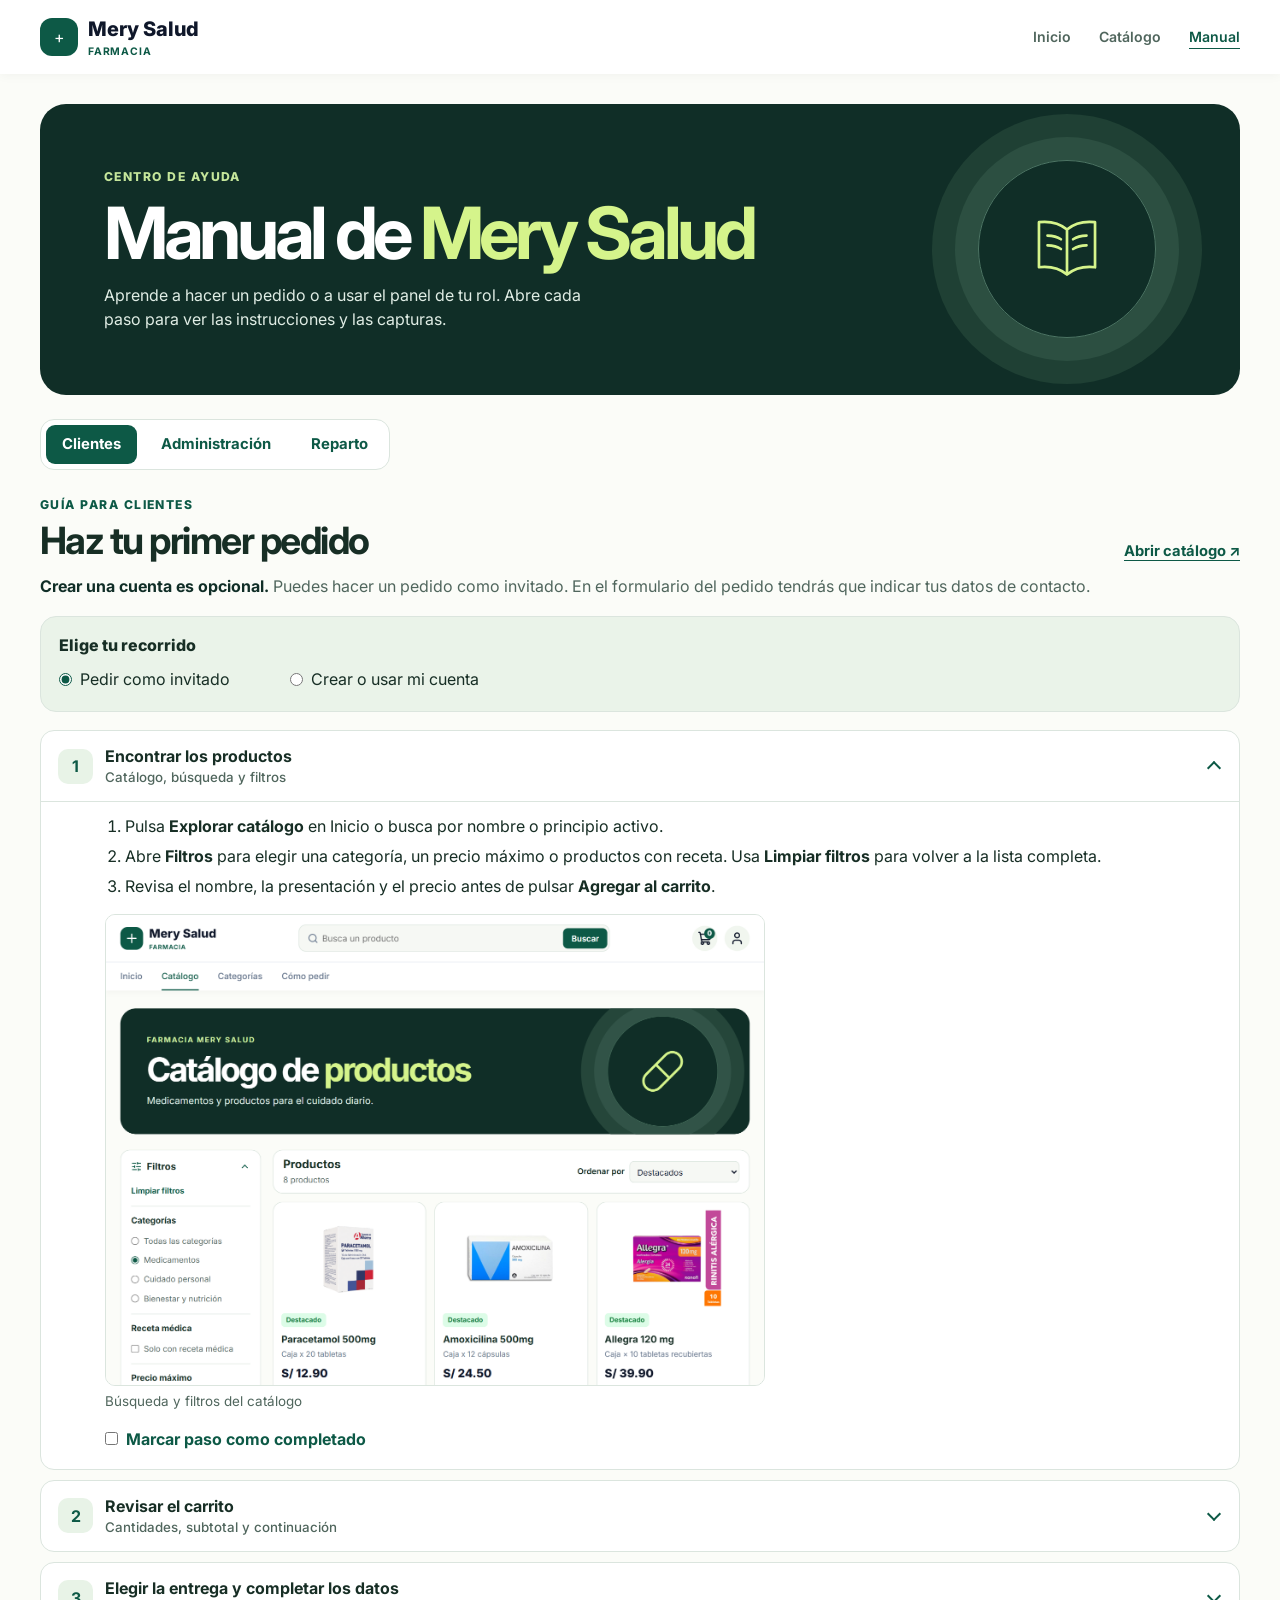
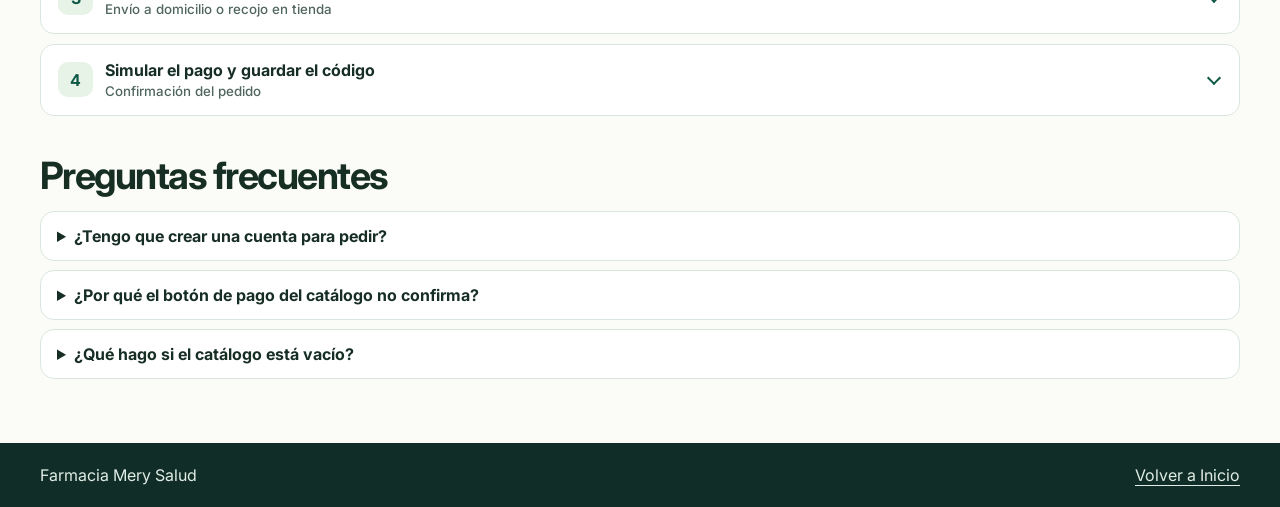
<file: frontend/manual.html>
<!DOCTYPE html>
<html lang="es">
<head>
  <meta charset="UTF-8" />
  <meta name="viewport" content="width=device-width, initial-scale=1.0" />
  <meta name="description" content="Manual de uso de Farmacia Mery Salud para clientes, administradores y repartidores." />
  <title>Manual de uso | Farmacia Mery Salud</title>
  <link rel="stylesheet" href="assets/css/styles.css?v=inicio-1" />
  <link rel="stylesheet" href="assets/css/storefront.css?v=1" />
  <link rel="stylesheet" href="assets/css/manual.css?v=3" />
  <link rel="preconnect" href="https://fonts.googleapis.com" />
  <link rel="preconnect" href="https://fonts.gstatic.com" crossorigin />
  <link href="https://fonts.googleapis.com/css2?family=Inter:wght@400;500;600;700;800&display=swap" rel="stylesheet" />
  <script src="assets/js/manual.js?v=2" defer></script>
</head>
<body class="storefront manual-page">
  <header class="navbar-container">
    <div class="container manual-nav">
      <a class="brand-logo" href="index.html">
        <span class="brand-icon" aria-hidden="true">+</span>
        <span class="brand-text"><span class="brand-name">Mery Salud</span><span class="brand-sub">FARMACIA</span></span>
      </a>
      <nav aria-label="Navegación principal">
        <a href="index.html">Inicio</a>
        <a href="catalogo.html">Catálogo</a>
        <a href="manual.html" aria-current="page">Manual</a>
      </nav>
    </div>
  </header>

  <main class="container manual-main">
    <section class="manual-hero" aria-labelledby="manual-title">
      <div>
        <p class="manual-eyebrow">Centro de ayuda</p>
        <h1 id="manual-title">Manual de <span>Mery Salud</span></h1>
        <p>Aprende a hacer un pedido o a usar el panel de tu rol. Abre cada paso para ver las instrucciones y las capturas.</p>
      </div>
      <div class="manual-hero-art" aria-hidden="true">
        <svg viewBox="0 0 64 64" fill="none" stroke="currentColor" stroke-width="2.2" stroke-linecap="round" stroke-linejoin="round">
          <path d="M32 16c-6-5-14-7-23-6v37c9-1 17 1 23 6 6-5 14-7 23-6V10c-9-1-17 1-23 6v37"/>
          <path d="M16 21c4 .1 8 1 11 3m-11 5c4 .1 8 1 11 3m10-8c3-2 7-2.9 11-3m-11 11c3-2 7-2.9 11-3"/>
        </svg>
      </div>
    </section>

    <nav class="manual-roles" aria-label="Seleccionar una guía">
      <a href="#clientes">Clientes</a>
      <a href="#administracion">Administración</a>
      <a href="#reparto">Reparto</a>
    </nav>

    <section id="clientes" class="manual-guide" aria-labelledby="clientes-title">
      <div class="manual-heading">
        <div><p class="manual-kicker">Guía para clientes</p><h2 id="clientes-title">Haz tu primer pedido</h2></div>
        <a class="manual-link" href="catalogo.html">Abrir catálogo <span aria-hidden="true">↗</span></a>
      </div>
      <p class="manual-lead"><strong>Crear una cuenta es opcional.</strong> Puedes hacer un pedido como invitado. En el formulario del pedido tendrás que indicar tus datos de contacto.</p>
      <div class="manual-track" id="manual-track" hidden>
        <fieldset>
          <legend>Elige tu recorrido</legend>
          <div class="manual-track-options">
            <label><input type="radio" name="recorrido" value="invitado" checked /> Pedir como invitado</label>
            <label><input type="radio" name="recorrido" value="cuenta" /> Crear o usar mi cuenta</label>
          </div>
        </fieldset>
      </div>

      <div class="manual-steps">
        <details class="manual-step" data-step="cuenta">
          <summary><span class="manual-number">+</span><span><strong>Crear una cuenta o iniciar sesión</strong><small>Paso opcional</small></span></summary>
          <div class="manual-step-body">
            <ol>
              <li>Desde Inicio o Catálogo, pulsa el icono de usuario y elige <strong>Registrarse</strong>.</li>
              <li>Completa nombre y correo. El teléfono es opcional. Crea una contraseña de al menos ocho caracteres y repítela en <strong>Confirmar contraseña</strong>.</li>
              <li>Pulsa <strong>Crear Cuenta</strong>. La web vuelve a Inicio con la sesión iniciada.</li>
              <li>Si ya tienes una cuenta, elige <strong>Iniciar Sesión</strong> y usa tu correo y contraseña. Puedes cerrar sesión desde el menú de perfil.</li>
            </ol>
            <figure class="manual-figure manual-figure-small">
              <img src="assets/img/manual/registro.png" width="645" height="955" alt="Formulario de registro con los campos de cuenta y el botón Crear Cuenta" loading="lazy" />
              <figcaption>Formulario de registro</figcaption>
            </figure>
            <a class="manual-link" href="auth.html">Abrir registro o inicio de sesión <span aria-hidden="true">↗</span></a>
            <label class="manual-check" hidden><input type="checkbox" /> Marcar paso como completado</label>
          </div>
        </details>

        <details class="manual-step" data-step="catalogo" open>
          <summary><span class="manual-number">1</span><span><strong>Encontrar los productos</strong><small>Catálogo, búsqueda y filtros</small></span></summary>
          <div class="manual-step-body">
            <ol>
              <li>Pulsa <strong>Explorar catálogo</strong> en Inicio o busca por nombre o principio activo.</li>
              <li>Abre <strong>Filtros</strong> para elegir una categoría, un precio máximo o productos con receta. Usa <strong>Limpiar filtros</strong> para volver a la lista completa.</li>
              <li>Revisa el nombre, la presentación y el precio antes de pulsar <strong>Agregar al carrito</strong>.</li>
            </ol>
            <figure class="manual-figure">
              <img src="assets/img/manual/catalogo.png" width="1540" height="1099" alt="Catálogo con el buscador y la categoría Medicamentos seleccionada" loading="lazy" />
              <figcaption>Búsqueda y filtros del catálogo</figcaption>
            </figure>
            <label class="manual-check" hidden><input type="checkbox" /> Marcar paso como completado</label>
          </div>
        </details>

        <details class="manual-step" data-step="carrito">
          <summary><span class="manual-number">2</span><span><strong>Revisar el carrito</strong><small>Cantidades, subtotal y continuación</small></span></summary>
          <div class="manual-step-body">
            <ol>
              <li>Agrega los artículos que necesitas. Si estás en el Catálogo, vuelve a <strong>Inicio</strong> en el mismo navegador para completar el pedido.</li>
              <li>Abre el carrito. Usa <strong>+</strong> y <strong>−</strong> para ajustar las cantidades. Al llegar a cero, el artículo se quita.</li>
              <li>Revisa el subtotal y pulsa <strong>Continuar al Checkout</strong> desde Inicio.</li>
            </ol>
            <figure class="manual-figure manual-figure-small">
              <img src="assets/img/manual/carrito.png" width="605" height="430" alt="Carrito con controles de cantidad, subtotal y botón Continuar al Checkout" loading="lazy" />
              <figcaption>Resumen del carrito de Inicio</figcaption>
            </figure>
            <label class="manual-check" hidden><input type="checkbox" /> Marcar paso como completado</label>
          </div>
        </details>

        <details class="manual-step" data-step="entrega">
          <summary><span class="manual-number">3</span><span><strong>Elegir la entrega y completar los datos</strong><small>Envío a domicilio o recojo en tienda</small></span></summary>
          <div class="manual-step-body">
            <ol>
              <li>Elige <strong>Envío a Domicilio</strong> (S/ 5.00 en esta versión) o <strong>Recojo en Tienda</strong> (gratis).</li>
              <li>Ingresa tu nombre completo, celular de nueve dígitos que empiece con 9 y correo electrónico. Para domicilio, escribe la dirección completa.</li>
              <li>El formulario de prueba permite seleccionar una foto o PDF de la receta, pero el archivo no se guarda con el pedido. Coordina con la farmacia cómo presentarla si corresponde.</li>
            </ol>
            <figure class="manual-figure manual-figure-small">
              <img src="assets/img/manual/entrega.png" width="605" height="95" alt="Selector de envío a domicilio por cinco soles o recojo gratuito" loading="lazy" />
              <figcaption>Opciones de entrega del pedido</figcaption>
            </figure>
            <label class="manual-check" hidden><input type="checkbox" /> Marcar paso como completado</label>
          </div>
        </details>

        <details class="manual-step" data-step="confirmacion">
          <summary><span class="manual-number">4</span><span><strong>Simular el pago y guardar el código</strong><small>Confirmación del pedido</small></span></summary>
          <div class="manual-step-body">
            <ol>
              <li>En <strong>Pago Simulado con Tarjeta</strong>, usa datos ficticios: 16 dígitos, vencimiento en formato MM/AA y CVV de tres dígitos.</li>
              <li>Pulsa <strong>Pagar y Confirmar</strong>. Corrige los campos señalados si aparece un aviso.</li>
              <li>Guarda el código mostrado. <strong>Notificar por WhatsApp</strong> abre un mensaje para que lo revises antes de enviarlo. Pulsa <strong>Finalizar y Cerrar</strong> para regresar a la tienda.</li>
            </ol>
            <p class="manual-note"><strong>Verifica la recepción.</strong> La pantalla de confirmación puede aparecer aunque el pedido no se haya guardado. Confirma la recepción con la farmacia antes de esperar un despacho.</p>
            <figure class="manual-figure manual-figure-small">
              <img src="assets/img/manual/confirmacion.png" width="605" height="605" alt="Confirmación de un pedido de prueba con código y opción de WhatsApp" loading="lazy" />
              <figcaption>Confirmación de un pedido de demostración</figcaption>
            </figure>
            <label class="manual-check" hidden><input type="checkbox" /> Marcar paso como completado</label>
          </div>
        </details>
      </div>
    </section>

    <section id="administracion" class="manual-guide" aria-labelledby="admin-title">
      <div class="manual-heading">
        <div><p class="manual-kicker">Guía para trabajadores</p><h2 id="admin-title">Panel de administración</h2></div>
        <a class="manual-link" href="auth.html">Iniciar sesión <span aria-hidden="true">↗</span></a>
      </div>
      <p class="manual-lead">Usa la cuenta de administrador que te asignó el equipo. Al iniciar sesión, la web abre el panel de administración.</p>
      <div class="manual-steps">
        <details class="manual-step" open>
          <summary><span class="manual-number">1</span><span><strong>Consultar y registrar productos</strong><small>Productos y stock</small></span></summary>
          <div class="manual-step-body">
            <ol>
              <li>En <strong>Productos &amp; Stock</strong>, busca por nombre o principio activo y revisa el precio, las unidades y la condición de receta.</li>
              <li>Pulsa <strong>Nuevo Producto</strong> o el lápiz de una fila. Completa nombre, principio activo si corresponde, categoría, presentación, precio y stock. Marca la opción de receta si aplica y pulsa <strong>Guardar Producto</strong>.</li>
              <li>La papelera retira el producto de la vista actual. Al recargar, el registro vuelve a aparecer.</li>
            </ol>
            <figure class="manual-figure">
              <img src="assets/img/manual/inventario.png" width="1540" height="847" alt="Panel de administración con la tabla de inventario y el botón Nuevo Producto" loading="lazy" />
              <figcaption>Inventario en el panel de administración</figcaption>
            </figure>
          </div>
        </details>
        <details class="manual-step">
          <summary><span class="manual-number">2</span><span><strong>Registrar cuentas de personal</strong><small>Usuarios y roles</small></span></summary>
          <div class="manual-step-body">
            <p>En <strong>Usuarios &amp; Personal</strong>, busca por nombre o correo. Para crear una cuenta, pulsa <strong>Registrar Usuario</strong>, completa los datos, selecciona el rol autorizado y define una contraseña inicial. Pulsa <strong>Guardar Usuario</strong>.</p>
          </div>
        </details>
        <details class="manual-step">
          <summary><span class="manual-number">3</span><span><strong>Consultar pedidos de demostración</strong><small>Gestión de pedidos</small></span></summary>
          <div class="manual-step-body">
            <p><strong>Gestión de Pedidos</strong> muestra un ejemplo estático. Los pedidos que se envían desde la tienda no se muestran en esa tabla.</p>
            <p>Para cerrar la sesión, pulsa <strong>Volver a la Tienda</strong> y usa <strong>Cerrar Sesión</strong> en el menú de perfil.</p>
          </div>
        </details>
      </div>
    </section>

    <section id="reparto" class="manual-guide" aria-labelledby="reparto-title">
      <div class="manual-heading">
        <div><p class="manual-kicker">Guía para trabajadores</p><h2 id="reparto-title">Panel de reparto</h2></div>
        <a class="manual-link" href="auth.html">Iniciar sesión <span aria-hidden="true">↗</span></a>
      </div>
      <p class="manual-lead">Inicia sesión con tu cuenta de repartidor. El panel usa pedidos de demostración y reinicia sus estados al recargar la página.</p>
      <div class="manual-steps">
        <details class="manual-step" open>
          <summary><span class="manual-number">1</span><span><strong>Revisar las entregas de práctica</strong><small>Todos, En Ruta y Entregados</small></span></summary>
          <div class="manual-step-body">
            <p>Usa las pestañas para filtrar. En cada ficha, revisa el código, los productos, el total y la dirección con su referencia.</p>
            <figure class="manual-figure manual-figure-small">
              <img src="assets/img/manual/ruta.png" width="795" height="595" alt="Ficha de ejemplo con estado En Camino y botón Marcar como Entregado" loading="lazy" />
              <figcaption>Ficha de reparto de demostración</figcaption>
            </figure>
          </div>
        </details>
        <details class="manual-step">
          <summary><span class="manual-number">2</span><span><strong>Cambiar el estado de un pedido</strong><small>De Por Recoger a Entregado</small></span></summary>
          <div class="manual-step-body">
            <p>En un pedido <strong>Por Recoger</strong>, pulsa <strong>Iniciar Ruta de Entrega</strong>. Cuando aparezca como <strong>En Camino</strong>, pulsa <strong>Marcar como Entregado</strong> y comprueba el resultado en la pestaña <strong>Entregados</strong>.</p>
          </div>
        </details>
        <details class="manual-step">
          <summary><span class="manual-number">3</span><span><strong>Identificar las opciones de contacto</strong><small>WhatsApp, llamadas y cierre de sesión</small></span></summary>
          <div class="manual-step-body">
            <p><strong>WhatsApp</strong> prepara un mensaje y <strong>Llamar</strong> abre el marcador. Usa estos controles solo con contactos de prueba autorizados. El icono <strong>Salir</strong> vuelve a Inicio, donde puedes cerrar la sesión desde el perfil.</p>
          </div>
        </details>
      </div>
    </section>

    <section class="manual-faq" aria-labelledby="preguntas-title">
      <h2 id="preguntas-title">Preguntas frecuentes</h2>
      <details><summary>¿Tengo que crear una cuenta para pedir?</summary><p>Puedes hacer el pedido como invitado. El formulario te pedirá nombre, celular y correo para el pedido.</p></details>
      <details><summary>¿Por qué el botón de pago del catálogo no confirma?</summary><p>Los productos se conservan en el carrito del mismo navegador. Vuelve a Inicio y completa el pedido desde su carrito.</p></details>
      <details><summary>¿Qué hago si el catálogo está vacío?</summary><p>Comprueba el texto buscado y pulsa Limpiar filtros. Si aparece un error de conexión, recarga la página o avisa a quien administra la instalación.</p></details>
    </section>
  </main>

  <footer class="manual-footer">
    <div class="container"><span>Farmacia Mery Salud</span><a href="index.html">Volver a Inicio</a></div>
  </footer>
</body>
</html>
</file>
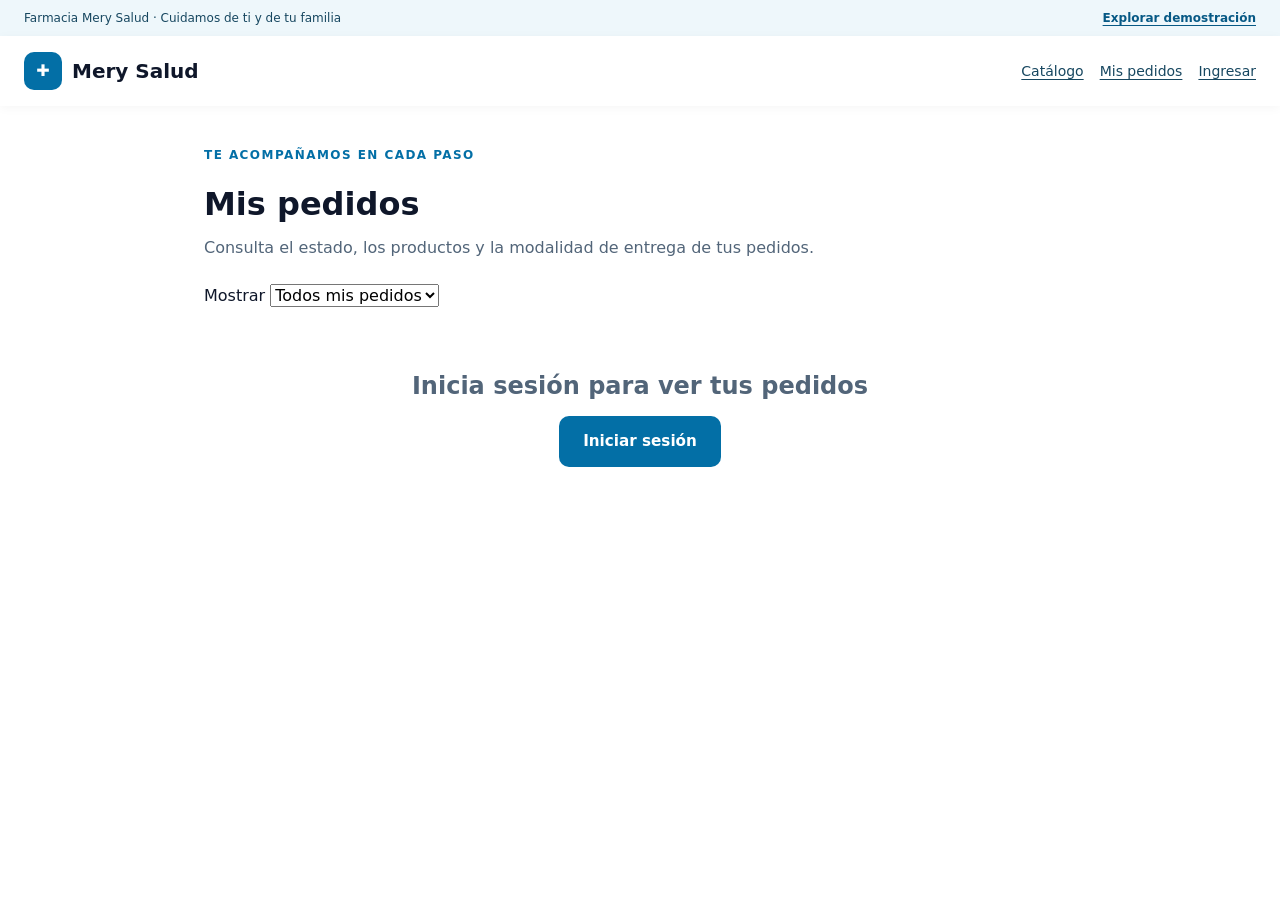
<file: frontend/pedidos.html>
<!doctype html>
<html lang="es">
<head><meta charset="UTF-8"><meta name="viewport" content="width=device-width,initial-scale=1"><title>Mis pedidos · Mery Salud</title><link rel="stylesheet" href="assets/css/styles.css"><link rel="stylesheet" href="assets/css/ui.css"></head>
<body>
<header class="navbar-container"><div class="navbar-top container"><a class="brand-logo" href="index.html"><span class="brand-icon" aria-hidden="true">✚</span><span class="brand-name">Mery Salud</span></a><nav class="nav-actions" aria-label="Mi cuenta"><a href="catalogo.html">Catálogo</a></nav></div></header>
<main class="history-main"><p class="eyebrow">TE ACOMPAÑAMOS EN CADA PASO</p><h1>Mis pedidos</h1><p class="page-intro">Consulta el estado, los productos y la modalidad de entrega de tus pedidos.</p><label for="historyFilter">Mostrar </label><select id="historyFilter"><option value="all">Todos mis pedidos</option><option value="active">En curso</option><option value="done">Entregados</option><option value="cancelled">Cancelados</option></select><div id="historyList" class="history-list" aria-live="polite"></div></main>
<script src="assets/js/shared.js"></script><script src="assets/js/pedidos.js"></script>
</body></html>
</file>
<file: frontend/assets/css/styles.css>
:root {
  --primary-blue: #0066f5;
  --primary-hover: #0052cc;
  --accent-green: #10b981;
  --accent-green-hover: #059669;
  --bg-light: #f8fafc;
  --text-dark: #0f172a;
  --text-muted: #64748b;
  --border-color: #e2e8f0;
  --card-shadow: 0 4px 20px -2px rgba(0, 0, 0, 0.05);
}

* {
  margin: 0;
  padding: 0;
  box-sizing: border-box;
  font-family: 'Inter', system-ui, -apple-system, sans-serif;
}

body {
  background-color: #ffffff;
  color: var(--text-dark);
  line-height: 1.5;
}

.container {
  max-width: 1280px;
  margin: 0 auto;
  padding: 0 24px;
}

/* Navbar */
.navbar-container {
  position: sticky;
  top: 0;
  background: #ffffff;
  z-index: 100;
  box-shadow: 0 2px 10px rgba(0, 0, 0, 0.04);
}

.navbar-top {
  display: flex;
  align-items: center;
  justify-content: space-between;
  gap: 24px;
  padding: 16px 24px;
}

.brand-logo {
  display: flex;
  align-items: center;
  gap: 10px;
  text-decoration: none;
}

.brand-icon {
  background: var(--primary-blue);
  color: #fff;
  width: 38px;
  height: 38px;
  border-radius: 10px;
  display: flex;
  align-items: center;
  justify-content: center;
}

.brand-text {
  display: flex;
  flex-direction: column;
}

.brand-name {
  font-weight: 800;
  font-size: 1.25rem;
  color: var(--text-dark);
}

.brand-sub {
  font-size: 0.65rem;
  letter-spacing: 0.08em;
  font-weight: 700;
  color: var(--primary-blue);
}

.search-bar {
  flex: 1;
  max-width: 540px;
  position: relative;
  display: flex;
  align-items: center;
}

.search-bar input {
  width: 100%;
  padding: 12px 16px 12px 42px;
  border-radius: 99px;
  border: 1px solid var(--border-color);
  background-color: var(--bg-light);
  font-size: 0.9rem;
  outline: none;
  transition: all 0.2s;
}

.search-bar input:focus {
  border-color: var(--primary-blue);
  background-color: #fff;
  box-shadow: 0 0 0 3px rgba(0, 102, 245, 0.12);
}

.search-icon {
  position: absolute;
  left: 14px;
  width: 18px;
  height: 18px;
  color: var(--text-muted);
}

.nav-actions {
  display: flex;
  align-items: center;
  gap: 16px;
}

.btn-whatsapp-nav {
  display: flex;
  align-items: center;
  gap: 8px;
  background-color: #e6f9f0;
  color: #059669;
  padding: 10px 18px;
  border-radius: 99px;
  text-decoration: none;
  font-size: 0.85rem;
  font-weight: 600;
}

.nav-cart, .nav-user {
  position: relative;
  width: 42px;
  height: 42px;
  display: flex;
  align-items: center;
  justify-content: center;
  border-radius: 50%;
  background: var(--bg-light);
  color: var(--text-dark);
  text-decoration: none;
}

.cart-badge {
  position: absolute;
  top: 4px;
  right: 4px;
  background: var(--primary-blue);
  color: #fff;
  font-size: 0.7rem;
  font-weight: 700;
  width: 18px;
  height: 18px;
  border-radius: 50%;
  display: flex;
  align-items: center;
  justify-content: center;
}

.navbar-bottom {
  border-top: 1px solid var(--border-color);
  background: #fff;
}

.nav-links {
  display: flex;
  gap: 32px;
  overflow-x: auto;
}

.nav-links a {
  text-decoration: none;
  color: var(--text-muted);
  font-size: 0.9rem;
  font-weight: 500;
  padding: 12px 0;
  border-bottom: 2px solid transparent;
  white-space: nowrap;
}

.nav-links a:hover, .nav-links a.active {
  color: var(--primary-blue);
  border-bottom-color: var(--primary-blue);
}

/* Hero Section */
.hero-section {
  display: flex;
  align-items: center;
  justify-content: space-between;
  gap: 48px;
  padding-top: 56px;
  padding-bottom: 56px;
}

.hero-text-col { flex: 1.2; }

.hero-title {
  font-size: 2.75rem;
  font-weight: 800;
  line-height: 1.2;
  margin-bottom: 18px;
}

.highlight-blue { color: var(--primary-blue); }

.hero-desc {
  font-size: 1.05rem;
  color: var(--text-muted);
  margin-bottom: 24px;
  line-height: 1.6;
}

.hero-badges {
  display: flex;
  flex-wrap: wrap;
  gap: 10px;
  margin-bottom: 32px;
}

.badge {
  display: inline-flex;
  align-items: center;
  gap: 6px;
  background: #eff6ff;
  color: var(--primary-blue);
  font-size: 0.82rem;
  font-weight: 600;
  padding: 6px 14px;
  border-radius: 99px;
}

.hero-cta-group {
  display: flex;
  gap: 16px;
}

.btn {
  display: inline-flex;
  align-items: center;
  gap: 8px;
  padding: 14px 24px;
  border-radius: 10px;
  font-size: 0.95rem;
  font-weight: 600;
  text-decoration: none;
  cursor: pointer;
  border: none;
  transition: background 0.2s;
}

.btn-blue { background: var(--primary-blue); color: #fff; }
.btn-blue:hover { background: var(--primary-hover); }

.btn-green { background: var(--accent-green); color: #fff; }
.btn-green:hover { background: var(--accent-green-hover); }
.btn-secondary { background: #e2e8f0; color: #334155; }

.hero-img-col { flex: 1; }

.hero-banner-img {
  width: 100%;
  height: 380px;
  object-fit: cover;
  border-radius: 20px;
  box-shadow: var(--card-shadow);
}

/* Categorías */
.categories-section {
  padding-top: 40px;
  padding-bottom: 40px;
}

.section-title {
  font-size: 1.75rem;
  font-weight: 800;
  margin-bottom: 20px;
}

.categories-grid {
  display: grid;
  grid-template-columns: repeat(4, 1fr);
  gap: 20px;
}

.cat-card {
  background: #ffffff;
  border: 1px solid var(--border-color);
  padding: 24px;
  border-radius: 16px;
  text-align: center;
  text-decoration: none;
  display: flex;
  flex-direction: column;
  align-items: center;
  gap: 14px;
  transition: transform 0.2s, box-shadow 0.2s;
}

.cat-card:hover {
  transform: translateY(-4px);
  box-shadow: var(--card-shadow);
  border-color: #cbd5e1;
}

.cat-icon {
  width: 52px;
  height: 52px;
  border-radius: 14px;
  display: flex;
  align-items: center;
  justify-content: center;
}

.icon-blue { background: #eff6ff; color: #2563eb; }
.icon-pink { background: #fdf2f8; color: #db2777; }
.icon-amber { background: #fef3c7; color: #d97706; }
.icon-teal { background: #ccfbf1; color: #0d9488; }

.cat-card h3 {
  font-size: 0.95rem;
  color: var(--text-dark);
  font-weight: 700;
}

/* Productos */
.products-section {
  padding-top: 48px;
  padding-bottom: 56px;
}

.products-header {
  display: flex;
  justify-content: space-between;
  align-items: flex-end;
  margin-bottom: 24px;
}

.section-subtitle {
  color: var(--text-muted);
  font-size: 0.95rem;
  margin-top: 4px;
}

.link-see-all {
  color: var(--primary-blue);
  text-decoration: none;
  font-weight: 600;
  display: flex;
  align-items: center;
  gap: 6px;
  font-size: 0.9rem;
}

.products-grid {
  display: grid;
  grid-template-columns: repeat(4, 1fr);
  gap: 24px;
}

.product-card {
  border: 1px solid var(--border-color);
  border-radius: 16px;
  padding: 16px;
  background: #fff;
  display: flex;
  flex-direction: column;
  position: relative;
  transition: all 0.2s;
  height: 100%;
}

.product-card:hover { box-shadow: var(--card-shadow); }

.product-img-box {
  width: 100%;
  height: 160px;
  background: var(--bg-light);
  border-radius: 12px;
  display: flex;
  align-items: center;
  justify-content: center;
  margin-bottom: 12px;
  overflow: hidden;
}

.product-img-box img {
  width: 100%;
  height: 100%;
  object-fit: cover;
  border-radius: 10px;
}

.product-img-box img[src^="assets/img/products/"] {
  object-fit: contain;
  background: #fff;
}

.stock-badge {
  align-self: flex-start;
  background: #dcfce7;
  color: #15803d;
  font-size: 0.7rem;
  font-weight: 700;
  padding: 3px 8px;
  border-radius: 6px;
  margin-bottom: 8px;
}

.product-name {
  font-size: 1rem;
  font-weight: 700;
  margin-bottom: 4px;
  min-height: 24px;
}

.product-detail {
  font-size: 0.8rem;
  color: var(--text-muted);
  margin-bottom: 8px;
  min-height: 18px;
}

.product-price {
  font-size: 1.2rem;
  font-weight: 800;
  color: var(--text-dark);
  margin-bottom: 14px;
}

.btn-add-cart {
  margin-top: auto;
  background: var(--primary-blue);
  color: #fff;
  width: 100%;
  display: flex;
  align-items: center;
  justify-content: center;
  gap: 8px;
  padding: 10px;
  border-radius: 8px;
  font-weight: 600;
  border: none;
  cursor: pointer;
  transition: background 0.2s;
}

.btn-add-cart:hover {
  background: var(--primary-hover);
}

/* Cómo Funciona */
.how-it-works-section {
  background: var(--bg-light);
  padding: 64px 0;
}

.how-header {
  text-align: center;
  max-width: 600px;
  margin: 0 auto 40px;
}

.steps-grid {
  display: grid;
  grid-template-columns: repeat(3, 1fr);
  gap: 24px;
}

.step-card {
  background: #fff;
  border: 1px solid var(--border-color);
  padding: 32px 24px;
  border-radius: 16px;
}

.step-top {
  display: flex;
  justify-content: space-between;
  align-items: center;
  margin-bottom: 18px;
}

.step-icon {
  background: #eff6ff;
  color: var(--primary-blue);
  width: 44px;
  height: 44px;
  border-radius: 12px;
  display: flex;
  align-items: center;
  justify-content: center;
}

.step-number {
  font-size: 2rem;
  font-weight: 800;
  color: #cbd5e1;
}

.step-card h3 {
  font-size: 1.05rem;
  font-weight: 700;
  margin-bottom: 8px;
}

.step-card p {
  font-size: 0.85rem;
  color: var(--text-muted);
  line-height: 1.5;
}

/* Footer */
.main-footer {
  background-color: #0b132b;
  color: #94a3b8;
  padding-top: 48px;
}

.footer-content {
  display: grid;
  grid-template-columns: 1.5fr 1fr 1fr 1.5fr;
  gap: 32px;
  padding-bottom: 40px;
  border-bottom: 1px solid #1e293b;
}

.footer-brand {
  margin-bottom: 20px;
}

.footer-brand .brand-name {
  color: #fff;
}

.footer-col h4 {
  color: #fff;
  font-size: 0.95rem;
  margin-bottom: 16px;
}

.footer-col ul {
  list-style: none;
  display: flex;
  flex-direction: column;
  gap: 8px;
}

.footer-col a {
  color: #94a3b8;
  text-decoration: none;
  font-size: 0.85rem;
}

.footer-col a:hover { color: #fff; }

.footer-col p {
  font-size: 0.85rem;
  margin-bottom: 12px;
  display: flex;
  align-items: center;
  gap: 10px;
  line-height: 1.4;
}

.footer-bottom {
  display: flex;
  justify-content: space-between;
  align-items: center;
  padding-top: 20px;
  padding-bottom: 24px;
  font-size: 0.8rem;
}

.footer-links a {
  color: #64748b;
  text-decoration: none;
  margin-left: 16px;
}

/* Modal Carrito y Checkout */
.cart-modal-overlay {
  position: fixed;
  inset: 0;
  background: rgba(15, 23, 42, 0.6);
  backdrop-filter: blur(4px);
  display: flex;
  justify-content: flex-end;
  z-index: 200;
  opacity: 0;
  pointer-events: none;
  transition: opacity 0.25s ease;
}

.cart-modal-overlay.open {
  opacity: 1;
  pointer-events: auto;
}

.cart-modal-container {
  background: #ffffff;
  width: 100%;
  max-width: 480px;
  height: 100vh;
  display: flex;
  flex-direction: column;
  box-shadow: -4px 0 20px rgba(0, 0, 0, 0.1);
  transform: translateX(100%);
  transition: transform 0.25s ease;
}

.cart-modal-overlay.open .cart-modal-container {
  transform: translateX(0);
}

.cart-modal-header {
  padding: 20px 24px;
  border-bottom: 1px solid var(--border-color);
  display: flex;
  align-items: center;
  justify-content: space-between;
}

.header-title-box {
  display: flex;
  align-items: center;
  gap: 10px;
  color: var(--primary-blue);
}

.header-title-box h3 {
  font-size: 1.15rem;
  font-weight: 700;
  color: var(--text-dark);
}

.btn-close-cart {
  background: transparent;
  border: none;
  font-size: 1.8rem;
  color: var(--text-muted);
  cursor: pointer;
}

.cart-modal-body {
  padding: 24px;
  flex: 1;
  overflow-y: auto;
}

.cart-items-list {
  display: flex;
  flex-direction: column;
  gap: 14px;
  margin-bottom: 24px;
}

.cart-item-row {
  display: flex;
  justify-content: space-between;
  align-items: center;
  background: var(--bg-light);
  padding: 12px 16px;
  border-radius: 12px;
  border: 1px solid var(--border-color);
}

.cart-item-info strong {
  display: block;
  font-size: 0.9rem;
}

.cart-item-info span {
  font-size: 0.8rem;
  color: var(--text-muted);
}

.cart-item-actions {
  display: flex;
  align-items: center;
  gap: 10px;
}

.btn-qty {
  width: 28px;
  height: 28px;
  border-radius: 6px;
  border: 1px solid var(--border-color);
  background: #fff;
  cursor: pointer;
  font-weight: 700;
}

.cart-summary-box {
  background: var(--bg-light);
  padding: 16px;
  border-radius: 12px;
  margin-bottom: 20px;
}

.summary-row {
  display: flex;
  justify-content: space-between;
  font-size: 0.9rem;
  margin-bottom: 8px;
}

.summary-row.total {
  font-size: 1.1rem;
  border-top: 1px solid var(--border-color);
  padding-top: 10px;
  margin-top: 10px;
  color: var(--primary-blue);
}

.checkout-subtitle {
  font-size: 0.95rem;
  font-weight: 700;
  margin: 18px 0 10px;
  color: var(--primary-blue);
}

.form-group-checkout {
  display: flex;
  flex-direction: column;
  gap: 6px;
  margin-bottom: 12px;
}

.form-group-checkout label {
  font-size: 0.8rem;
  font-weight: 600;
}

.form-group-checkout input {
  padding: 10px 12px;
  border-radius: 8px;
  border: 1px solid var(--border-color);
  outline: none;
  font-size: 0.85rem;
}

.form-group-checkout input:focus {
  border-color: var(--primary-blue);
}

.form-row-checkout {
  display: grid;
  grid-template-columns: 1fr 1fr;
  gap: 12px;
}

.text-hint {
  font-size: 0.75rem;
  color: var(--text-muted);
}

.checkout-actions {
  display: flex;
  gap: 12px;
  margin-top: 20px;
}

.w-100 { width: 100%; }
.mt-2 { margin-top: 8px; }
.mt-3 { margin-top: 16px; }

.success-icon-box {
  color: var(--accent-green);
  font-size: 3rem;
  margin-bottom: 12px;
}

.success-desc {
  font-size: 0.85rem;
  color: var(--text-muted);
  margin-top: 8px;
}

/* Tarjeta de WhatsApp Opcional en el Checkout */
.whatsapp-optional-card {
  background: #f0fdf4;
  border: 1px dashed #86efac;
  border-radius: 12px;
  padding: 16px;
  margin-top: 18px;
  text-align: left;
}

.optional-badge {
  display: inline-block;
  background: #dcfce7;
  color: #15803d;
  font-size: 0.72rem;
  font-weight: 700;
  padding: 2px 8px;
  border-radius: 6px;
  text-transform: uppercase;
  letter-spacing: 0.05em;
  margin-bottom: 6px;
}

.optional-text {
  font-size: 0.82rem;
  color: #166534;
  line-height: 1.4;
  margin-bottom: 12px;
}

/* Selector de Delivery vs Recojo */
.delivery-type-selector {
  display: grid;
  grid-template-columns: 1fr 1fr;
  gap: 10px;
  margin-bottom: 16px;
}

.delivery-option {
  border: 2px solid var(--border-color);
  border-radius: 10px;
  padding: 12px;
  cursor: pointer;
  display: flex;
  align-items: center;
  gap: 10px;
  transition: all 0.2s;
  background: var(--bg-light);
}

.delivery-option input[type="radio"] {
  display: none;
}

.delivery-option .opt-content {
  display: flex;
  align-items: center;
  gap: 10px;
}

.delivery-option svg {
  color: var(--text-muted);
  width: 22px;
  height: 22px;
  flex-shrink: 0;
}

.delivery-option strong {
  display: block;
  font-size: 0.85rem;
  color: var(--text-dark);
}

.delivery-option span {
  display: block;
  font-size: 0.75rem;
  color: var(--text-muted);
}

.delivery-option.active {
  border-color: var(--primary-blue);
  background: #eff6ff;
}

.delivery-option.active svg {
  color: var(--primary-blue);
}

.delivery-option.active strong {
  color: var(--primary-blue);
}

/* Validaciones y Errores */
.form-group-checkout input.input-error {
  border-color: #ef4444 !important;
  background-color: #fef2f2;
}

.field-error {
  color: #ef4444;
  font-size: 0.72rem;
  font-weight: 600;
  min-height: 14px;
  display: block;
  margin-top: 2px;
}


/* ===================================================
   PERFIL Y MENÚ DESPLEGABLE DE USUARIO (NAVBAR)
=================================================== */
.user-menu-wrapper {
  position: relative;
  display: inline-block;
}

.user-profile-btn {
  display: flex;
  align-items: center;
  gap: 8px;
  background: #f1f5f9;
  border: 1px solid var(--border-color);
  padding: 6px 14px;
  border-radius: 24px;
  cursor: pointer;
  font-size: 0.85rem;
  font-weight: 600;
  color: var(--text-dark);
  transition: all 0.2s ease;
}

.user-profile-btn:hover {
  background: #e2e8f0;
}

.user-avatar-circle {
  width: 28px;
  height: 28px;
  background: var(--primary-blue);
  color: #ffffff;
  border-radius: 50%;
  display: flex;
  align-items: center;
  justify-content: center;
  font-size: 0.8rem;
  font-weight: 700;
}

.user-dropdown-card {
  display: none;
  position: absolute;
  right: 0;
  top: calc(100% + 10px);
  width: 250px;
  background: #ffffff;
  border-radius: 12px;
  box-shadow: 0 10px 25px rgba(0, 0, 0, 0.12);
  border: 1px solid var(--border-color);
  padding: 16px;
  z-index: 1000;
}

.user-dropdown-card.open {
  display: block;
}

.user-info-head {
  border-bottom: 1px solid var(--border-color);
  padding-bottom: 12px;
  margin-bottom: 12px;
}

.user-info-head strong {
  display: block;
  font-size: 0.95rem;
  color: var(--text-dark);
}

.user-info-head span {
  display: block;
  font-size: 0.8rem;
  color: var(--text-muted);
  word-break: break-all;
}

.user-info-head .user-role-tag {
  display: inline-block;
  margin-top: 6px;
  padding: 2px 8px;
  background: #e0f2fe;
  color: #0284c7;
  border-radius: 12px;
  font-size: 0.72rem;
  font-weight: 700;
}

.btn-logout {
  width: 100%;
  display: flex;
  align-items: center;
  justify-content: center;
  gap: 8px;
  background: #fee2e2;
  color: #dc2626;
  border: none;
  padding: 8px;
  border-radius: 8px;
  font-size: 0.82rem;
  font-weight: 600;
  cursor: pointer;
  transition: 0.2s;
}

.btn-logout:hover {
  background: #fca5a5;
}

/* Responsividad */
@media (max-width: 1024px) {
  .categories-grid, .products-grid { grid-template-columns: repeat(2, 1fr); }
  .hero-section { flex-direction: column; }
  .footer-content { grid-template-columns: 1fr 1fr; }
}

@media (max-width: 640px) {
  .categories-grid, .products-grid, .steps-grid, .footer-content { grid-template-columns: 1fr; }
  .search-bar { display: none; }
}
</file>
<file: frontend/assets/css/storefront.css>
.storefront {
  --store-green: #0d5946;
  --store-forest: #102e27;
  --store-lime: #d5f48b;
  --store-muted: #50665d;
  --store-border: #dbe5de;
  --primary-blue: var(--store-green);
  --primary-hover: #094435;
  color: #172e25;
  background: #fbfcf8;
}

.storefront .container {
  max-width: 1248px;
}

.storefront .navbar-top {
  display: grid;
  grid-template-columns: auto minmax(0, 520px) auto;
}

.storefront .brand-icon {
  border-radius: 12px;
}

.storefront .nav-actions {
  gap: 12px;
}

.storefront .nav-cart,
.storefront .nav-user {
  background: #f1f6ef;
}

.storefront .storefront-search {
  max-width: none;
  padding: 3px;
  gap: 5px;
  border: 1px solid var(--store-border);
  border-radius: 12px;
  background: #f6f8f4;
}

.storefront .storefront-search input {
  min-width: 0;
  border: 0;
  border-radius: 8px;
  background: transparent;
  padding: 10px 8px 10px 35px;
}

.storefront-search .btn {
  padding: 9px 14px;
  border-radius: 8px;
  background: var(--store-green);
  color: #fff;
  font-size: 0.85rem;
}

.storefront-search .btn:hover {
  background: var(--primary-hover);
}

.storefront :is(a, button, select, summary, input):focus-visible {
  outline: 3px solid #218464;
  outline-offset: 4px;
}

@media (max-width: 760px) {
  .storefront .navbar-top {
    grid-template-columns: minmax(0, 1fr) auto;
    gap: 12px;
  }

  .storefront .storefront-search { display: flex; grid-row: 2; grid-column: 1 / -1; }
  .storefront .nav-links { gap: 24px; }
}

@media (max-width: 540px) {
  .storefront .container { padding-left: 16px; padding-right: 16px; }
  .storefront .nav-links { justify-content: space-between; gap: 10px; }
  .storefront .nav-links a { font-size: 0.81rem; }
  .storefront .user-profile-btn > span { display: none; }
}
</file>
<file: frontend/assets/css/manual.css>
.manual-page [hidden] { display: none !important; }

.manual-nav {
  display: flex;
  align-items: center;
  justify-content: space-between;
  gap: 16px;
  padding-block: 14px;
}

.manual-nav nav {
  display: flex;
  align-items: center;
  gap: clamp(12px, 3vw, 28px);
}

.manual-nav nav a {
  color: var(--store-muted);
  font-size: 0.88rem;
  font-weight: 600;
  text-decoration: none;
}

.manual-nav nav a[aria-current], .manual-nav nav a:hover { color: var(--store-green); }
.manual-nav nav a[aria-current] { text-decoration: underline; text-underline-offset: 6px; }

.manual-main { padding-block: 30px 64px; }

.manual-hero {
  position: relative;
  isolation: isolate;
  overflow: hidden;
  min-height: 238px;
  padding: clamp(28px, 5vw, 64px);
  border-radius: 26px;
  background: var(--store-forest);
  color: #fff;
}

.manual-eyebrow, .manual-kicker {
  margin-bottom: 10px;
  color: #c5e69b;
  font-size: 0.76rem;
  font-weight: 800;
  letter-spacing: 0.12em;
  text-transform: uppercase;
}

.manual-hero h1 {
  margin-bottom: 14px;
  font-size: clamp(2.45rem, 6vw, 4.5rem);
  letter-spacing: -0.06em;
  line-height: 1.02;
}

.manual-hero h1 span { color: var(--store-lime); }
.manual-hero p:last-child { max-width: 51ch; color: #e0ede5; }

.manual-hero-art {
  position: absolute;
  z-index: -1;
  inset: 50% 7% auto auto;
  display: grid;
  width: 178px;
  aspect-ratio: 1;
  place-items: center;
  transform: translateY(-50%);
  border: 1px solid #4d7564;
  border-radius: 50%;
  box-shadow: 0 0 0 23px #2c4f41, 0 0 0 46px #1f4034;
  color: var(--store-lime);
}

.manual-hero-art svg { width: 78px; }

.manual-roles {
  display: flex;
  flex-wrap: wrap;
  gap: 8px;
  width: fit-content;
  margin: 24px 0 26px;
  padding: 5px;
  border: 1px solid var(--store-border);
  border-radius: 14px;
  background: #fff;
}

.manual-roles a {
  padding: 8px 16px;
  border-radius: 9px;
  color: var(--store-green);
  font-size: 0.93rem;
  font-weight: 700;
  text-decoration: none;
}

.manual-roles a:hover { background: #edf4eb; }
.manual-roles a[aria-current] { background: var(--store-green); color: #fff; }

.manual-guide { margin-bottom: 38px; scroll-margin-top: 95px; }
.manual-heading { display: flex; align-items: end; justify-content: space-between; flex-wrap: wrap; gap: 8px 18px; }
.manual-heading h2, .manual-faq h2 { font-size: clamp(1.55rem, 3.5vw, 2.35rem); line-height: 1.15; letter-spacing: -0.04em; }
.manual-kicker { margin-bottom: 5px; color: var(--store-green); }
.manual-link { color: var(--store-green); font-size: 0.92rem; font-weight: 700; text-underline-offset: 4px; }
.manual-lead { margin: 12px 0 18px; color: var(--store-muted); }
.manual-lead strong { color: var(--store-forest); }

.manual-track {
  margin-bottom: 18px;
  padding: 16px 18px;
  border: 1px solid var(--store-border);
  border-radius: 16px;
  background: #eaf3e9;
}

.manual-track fieldset { min-width: 0; border: 0; }
.manual-track legend { margin-bottom: 6px; font-weight: 800; }
.manual-track-options {
  display: grid;
  grid-template-columns: repeat(2, minmax(0, 1fr));
  gap: 12px;
  max-width: 450px;
}
.manual-track-options label { display: flex; align-items: center; gap: 8px; padding: 4px 0; cursor: pointer; }
.manual-track-options input { flex-shrink: 0; }
.manual-track input, .manual-check input { accent-color: var(--store-green); }

.manual-steps { display: grid; gap: 10px; }
.manual-step, .manual-faq details { border: 1px solid var(--store-border); border-radius: 14px; background: #fff; }
.manual-step summary, .manual-faq summary { cursor: pointer; font-weight: 700; }

.manual-step summary {
  display: grid;
  grid-template-columns: auto 1fr auto;
  align-items: center;
  gap: 12px;
  padding: 13px 17px;
  list-style: none;
}

.manual-step summary::-webkit-details-marker { display: none; }
.manual-step summary::after { content: ""; width: 8px; height: 8px; border-right: 2px solid var(--store-green); border-bottom: 2px solid var(--store-green); transform: rotate(45deg); margin: -4px 3px 0 0; }
.manual-step[open] summary::after { transform: rotate(225deg); margin-top: 4px; }
.manual-step summary strong, .manual-step summary small { display: block; }
.manual-step summary small { color: var(--store-muted); font-weight: 500; }

.manual-number {
  display: grid;
  width: 35px;
  aspect-ratio: 1;
  place-items: center;
  border-radius: 10px;
  background: #e8f3e7;
  color: var(--store-green);
}

.manual-step:has(.manual-check input:checked) .manual-number {
  background: var(--store-green);
  color: #fff;
}

.manual-step-body { padding: 12px 17px 18px 64px; border-top: 1px solid var(--store-border); }
.manual-step-body ol { margin: 0; padding-left: 20px; }
.manual-step-body li + li, .manual-step-body p + p { margin-top: 6px; }
.manual-figure { max-width: 660px; margin: 16px 0; }
.manual-figure-small { max-width: 340px; }
.manual-figure img { display: block; width: 100%; height: auto; border: 1px solid var(--store-border); border-radius: 10px; }
.manual-figure figcaption { margin-top: 5px; color: var(--store-muted); font-size: 0.84rem; }
.manual-check { display: flex; align-items: center; gap: 8px; margin-top: 12px; color: var(--store-green); font-weight: 700; cursor: pointer; }
.manual-note { margin-top: 12px; color: var(--store-muted); }

.manual-faq { margin-top: 34px; }
.manual-faq h2 { margin-bottom: 14px; }
.manual-faq details + details { margin-top: 9px; }
.manual-faq summary { padding: 12px 16px; }
.manual-faq details p { padding: 0 16px 14px; color: var(--store-muted); }

.manual-footer { padding-block: 20px; background: var(--store-forest); color: #e0ede5; }
.manual-footer .container { display: flex; justify-content: space-between; flex-wrap: wrap; gap: 8px 16px; }
.manual-footer a { color: inherit; text-underline-offset: 4px; }

@media (max-width: 760px) {
  .manual-hero-art { right: -12%; opacity: 0.23; }
  .manual-main { padding-top: 18px; }
}

@media (max-width: 480px) {
  .manual-nav { flex-wrap: wrap; gap: 12px; }
  .manual-roles { gap: 3px; }
  .manual-roles a { padding: 8px 10px; font-size: 0.84rem; }
  .manual-step-body { padding-left: 17px; }
}
</file>
<file: frontend/assets/css/ui.css>
:root { --primary-blue:#036fa6; --primary-hover:#075985; --accent-green:#047857; --accent-green-hover:#065f46; --text-muted:#526579; }
[hidden] { display:none!important; }
:focus-visible { outline:3px solid #0284c7!important; outline-offset:3px; }
a { text-underline-offset:3px; }
button,input,select,summary { font:inherit; }
button,a.btn,summary { min-height:44px; }
button { cursor:pointer; }
button:disabled { cursor:not-allowed; opacity:.55; }
input,select { max-width:100%; }
fieldset { border:0; margin:0 0 24px; padding:0; min-width:0; }
legend { font-weight:700; margin-bottom:14px; }
.mode-strip { padding:9px 24px; background:#eef7fb; color:#174760; display:flex; justify-content:space-between; gap:12px; font-size:12px; line-height:1.5; }
.mode-strip a { color:#075985; font-weight:700; white-space:nowrap; }
.skip-link { position:fixed; left:16px; top:-100px; z-index:1000; background:#fff; padding:12px; }
.skip-link:focus { top:12px; }
.ui-notice { position:fixed; bottom:20px; left:50%; transform:translateX(-50%); z-index:500; max-width:calc(100% - 32px); width:max-content; padding:14px 22px; border:1px solid #a7d7c9; background:#ecfdf5; color:#065f46; box-shadow:0 4px 16px #132a3314; border-radius:8px; }
.form-error { color:#b42318; font-size:.9rem; margin:12px 0; }
.empty-state { text-align:center; padding:36px 20px; grid-column:1/-1; color:#526579; }
.empty-state h3 { color:#163449; margin-bottom:8px; }
.empty-state p { margin-bottom:18px; }
.empty-state .btn { margin-top:12px; }
.nav-orders,.nav-actions>a { white-space:nowrap; color:#174760; font-size:14px; }
.account-menu { position:relative; font-size:14px; }
.account-menu summary { padding:10px; cursor:pointer; }
.account-menu>div { position:absolute; right:0; width:230px; background:white; padding:18px; border:1px solid #dbe5eb; border-radius:8px; box-shadow:0 6px 24px #132a3322; display:grid; gap:14px; z-index:120; }
.account-menu button { background:#f0f5f8; border:0; border-radius:6px; }
.navbar-top { gap:20px; }
.search-bar input { border-radius:8px; }
.eyebrow { font-size:12px; letter-spacing:.12em; color:#036fa6; font-weight:700; margin-bottom:16px; }
.hero-section { gap:56px; padding-top:56px; padding-bottom:56px; }
.hero-title { letter-spacing:-.035em; }
.hero-banner-img { aspect-ratio:1.2; object-fit:cover; }
.categories-section { border-top:1px solid #e2e8f0; padding-top:32px; }
.cat-card { border-radius:10px; box-shadow:none; }
.product-card { box-shadow:none; border-radius:10px; display:flex; flex-direction:column; align-items:stretch; }
.product-img-box { background:#f0f7fa; position:relative; height:160px; flex-direction:column; gap:8px; }
.product-symbol { color:#087ba5; font-size:56px; line-height:1; }
.product-pack { color:#476479; font-size:11px; text-transform:uppercase; letter-spacing:.07em; }
.product-detail { flex:1; }
.prescription-label { color:#755018; font-size:12px; margin-top:8px; }
.stock-empty { color:#9c2a24; background:#fff0ed; }
.product-card .btn { background:#036fa6; }
.btn-green,.btn-whatsapp-nav,.btn-whatsapp,.btn-finish-delivery { background:#047857; color:#fff; }
.catalog-grid { grid-template-columns:repeat(3,minmax(0,1fr)); }
.catalog-content { min-width:0; }
.cart-dialog { border:0; padding:0; margin:0 0 0 auto; height:100dvh; max-height:100dvh; width:520px; max-width:100%; color:#0f172a; box-shadow:-8px 0 40px #142c3522; }
dialog::backdrop { background:#0f25396b; }
.cart-modal-header { position:sticky; top:0; background:white; z-index:1; }
.cart-modal-header h2 { font-size:1.15rem; }
.cart-modal-body { overflow:visible; }
.cart-item-row { flex-wrap:wrap; gap:12px; }
.cart-item-actions { flex-wrap:wrap; }
.remove-item { border:0; background:none; color:#a32d25; font-size:12px; padding:8px; }
.delivery-option { display:flex; gap:8px; align-items:center; padding:14px; font-size:13px; cursor:pointer; }
.delivery-option input { display:inline-block!important; position:static!important; opacity:1!important; width:18px; height:18px; accent-color:#036fa6; }
.delivery-option:has(input:checked) { background:#eff8fc; border-color:#0284c7; }
.checkout-review { background:#f0f7fa; padding:18px; border-radius:8px; }
.checkout-review strong { display:flex; justify-content:space-between; }
.checkout-review p { font-size:13px; color:#526579; margin-top:10px; }
.admin-dialog { margin:auto; padding:0; border:0; border-radius:12px; max-height:90dvh; width:min(560px,calc(100% - 24px)); max-width:100%; }
.admin-dialog .modal-card { max-width:100%; }
.admin-section select { padding:10px; border:1px solid #cbd5e1; border-radius:6px; background:white; }
.table-container { overflow-x:auto; }
.data-table { min-width:720px; }
.data-table td { vertical-align:top; }
.data-table td button,.data-table td select { margin-top:6px; }
.order-controls { display:grid; gap:6px; min-width:165px; }
.order-controls button { padding:8px; border:1px solid #cbd5e1; border-radius:6px; background:#f0f7fa; color:#075985; }
.main-content { min-width:0; }
.category-row { padding:18px; border-bottom:1px solid #e2e8f0; display:flex; align-items:center; gap:12px; flex-wrap:wrap; }
.category-row input { flex:1; min-width:120px; padding:10px; border:1px solid #cbd5e1; border-radius:6px; }
.category-row button { padding:8px 14px; border:1px solid #cbd5e1; border-radius:6px; background:white; }
.page-intro { color:#526579; margin:8px 0 24px; }
.history-main { max-width:920px; margin:40px auto; padding:0 24px; }
.history-list { display:grid; gap:18px; margin-top:24px; }
.history-card { border:1px solid #dbe5eb; border-radius:10px; padding:24px; background:white; }
.order-heading { display:flex; justify-content:space-between; gap:16px; flex-wrap:wrap; margin-bottom:18px; }
.order-heading h2 { font-size:16px; }
.order-state { color:#075985; background:#eaf6fc; padding:5px 10px; border-radius:5px; font-size:12px; font-weight:700; }
.order-timeline { display:flex; gap:6px; list-style:none; padding:0; margin:18px 0; }
.order-timeline li { flex:1; border-top:3px solid #dbe5eb; padding-top:8px; font-size:12px; color:#526579; }
.order-timeline .complete { border-color:#047857; color:#065f46; }
.history-card details { margin-top:18px; }
.history-card summary { cursor:pointer; padding:10px 0; }
.history-card ul { padding-left:20px; }
.demo-access { margin-top:20px; padding:18px; background:#edf7fb; border-radius:8px; }
.demo-access p { font-size:13px; margin-bottom:12px; }
.demo-access div { display:flex; flex-wrap:wrap; gap:8px; }
.demo-access button { padding:8px 12px; background:white; border:1px solid #a8c9d9; border-radius:6px; color:#075985; }
.auth-hero { background:#075985; }
.hero-description,.hero-features p { color:#e0f2fe; }
.auth-form-wrapper { min-width:0; }
@media(max-width:1024px) { .nav-actions { gap:12px; }.btn-whatsapp-nav { display:none; }.hero-section { gap:24px; }.catalog-grid { grid-template-columns:repeat(2,minmax(0,1fr)); } }
@media(max-width:768px) {
 .mode-strip { padding:8px 16px; flex-wrap:wrap; }.navbar-top { flex-wrap:wrap; padding:16px; gap:12px; }.search-bar { display:flex!important; order:3; width:100%; max-width:none; flex-basis:100%; }.nav-actions { margin-left:auto; flex-wrap:wrap; }.brand-sub { display:none; }.brand-name { font-size:17px; }
 .hero-section { padding:32px 20px; }.hero-title { font-size:32px; }.hero-img-col { display:block; }.hero-banner-img { max-height:260px; width:100%; }.navbar-bottom .nav-links { overflow-x:auto; justify-content:flex-start; white-space:nowrap; }.nav-links a { flex-shrink:0; }
 .catalog-main { display:flex; flex-direction:column; padding-top:24px; }.catalog-sidebar { width:100%; position:static; }.catalog-sidebar .filter-group { margin-bottom:16px; }.catalog-top-bar { flex-wrap:wrap; }.catalog-grid { grid-template-columns:repeat(2,minmax(0,1fr)); }.product-img-box { height:125px; }.product-card { padding:14px; }.product-name { font-size:15px; }.product-card .btn { font-size:12px; padding:10px; }
 .table-actions { align-items:stretch; flex-direction:column; }.table-actions .search-box { width:100%; }.topbar { flex-wrap:wrap; gap:12px; }.topbar h1 { font-size:22px; }.user-profile { display:none; }.sidebar.open { box-shadow:0 0 0 100vmax #0f253944; }.form-row,.form-row-checkout { grid-template-columns:1fr; }.checkout-actions { flex-direction:column; }.modal-card { padding:20px; }
 .history-main { padding:0 16px; margin-top:24px; }.history-card { padding:18px; }.auth-container { min-height:100dvh; }.auth-form-wrapper { padding:24px 16px; }.auth-hero { display:none; }
}
@media(max-width:380px) { .nav-actions { gap:8px; }.nav-actions .btn-sm { display:none; }.nav-orders { font-size:12px; }.brand-icon { width:30px; height:30px; }.catalog-grid { grid-template-columns:1fr; }.delivery-type-selector { flex-direction:column; }.cart-modal-body { padding:18px; }.categories-grid { grid-template-columns:1fr 1fr; }.products-header { flex-direction:column; align-items:flex-start; } }
@media(prefers-reduced-motion:reduce) { *,*::before,*::after { scroll-behavior:auto!important; transition:none!important; animation:none!important; } }

.nav-actions>a.btn-whatsapp-nav { color:#fff; }
.auth-home { display:block; color:#075985; margin-bottom:24px; font-size:14px; }
.form-group-checkout input:invalid:not(:placeholder-shown):focus { border-color:#b42318; }

#catalogFilters>summary { font-weight:700; color:#075985; padding:10px 0; cursor:pointer; }
@media(min-width:769px) { #catalogFilters>summary { display:none; } }
@media(max-width:768px) { .catalog-sidebar { padding:12px 20px; }.filters-body { padding-top:16px; } }

.product-img-box img { position:absolute; inset:0; width:100%; height:100%; object-fit:cover; background:#f0f7fa; z-index:1; border-radius:10px; transition:transform 0.3s cubic-bezier(0.4,0,0.2,1); }
.product-card:hover .product-img-box img { transform:scale(1.06); }
.cart-item-thumb { width:52px; height:52px; border-radius:8px; overflow:hidden; background:#f0f7fa; flex-shrink:0; display:flex; align-items:center; justify-content:center; border:1px solid #e2e8f0; }
.cart-item-thumb img { width:100%; height:100%; object-fit:cover; }
.admin-prod-cell { display:flex; align-items:center; gap:12px; text-align:left; }
.admin-prod-thumb { width:44px; height:44px; border-radius:8px; object-fit:cover; background:#f0f7fa; border:1px solid #e2e8f0; flex-shrink:0; display:flex; align-items:center; justify-content:center; font-size:18px; color:#087ba5; overflow:hidden; }
.admin-prod-thumb img { width:100%; height:100%; object-fit:cover; }
@media(max-width:900px) { .sidebar { visibility:hidden; }.sidebar.open { visibility:visible; } }

/* Control reactivo de cantidad en tarjeta de producto */
.product-qty-stepper { margin-top:auto; width:100%; height:42px; display:flex; align-items:center; justify-content:space-between; background:#f0f7fa; border:1.5px solid #036fa6; border-radius:8px; padding:3px 6px; box-sizing:border-box; }
.product-qty-stepper .btn-stepper { width:32px; height:32px; border-radius:6px; border:none; background:#036fa6; color:#ffffff; font-size:16px; font-weight:700; display:flex; align-items:center; justify-content:center; cursor:pointer; transition:all 0.15s ease; line-height:1; }
.product-qty-stepper .btn-stepper:hover:not(:disabled) { background:#025784; transform:scale(1.05); }
.product-qty-stepper .btn-stepper:active:not(:disabled) { transform:scale(0.95); }
.product-qty-stepper .btn-stepper:disabled { background:#cbd5e1; color:#94a3b8; cursor:not-allowed; transform:none; }
.product-qty-stepper .stepper-val { font-size:13px; font-weight:700; color:#075985; text-align:center; user-select:none; }
.btn-qty:disabled { opacity:0.4; cursor:not-allowed; }
</file>
